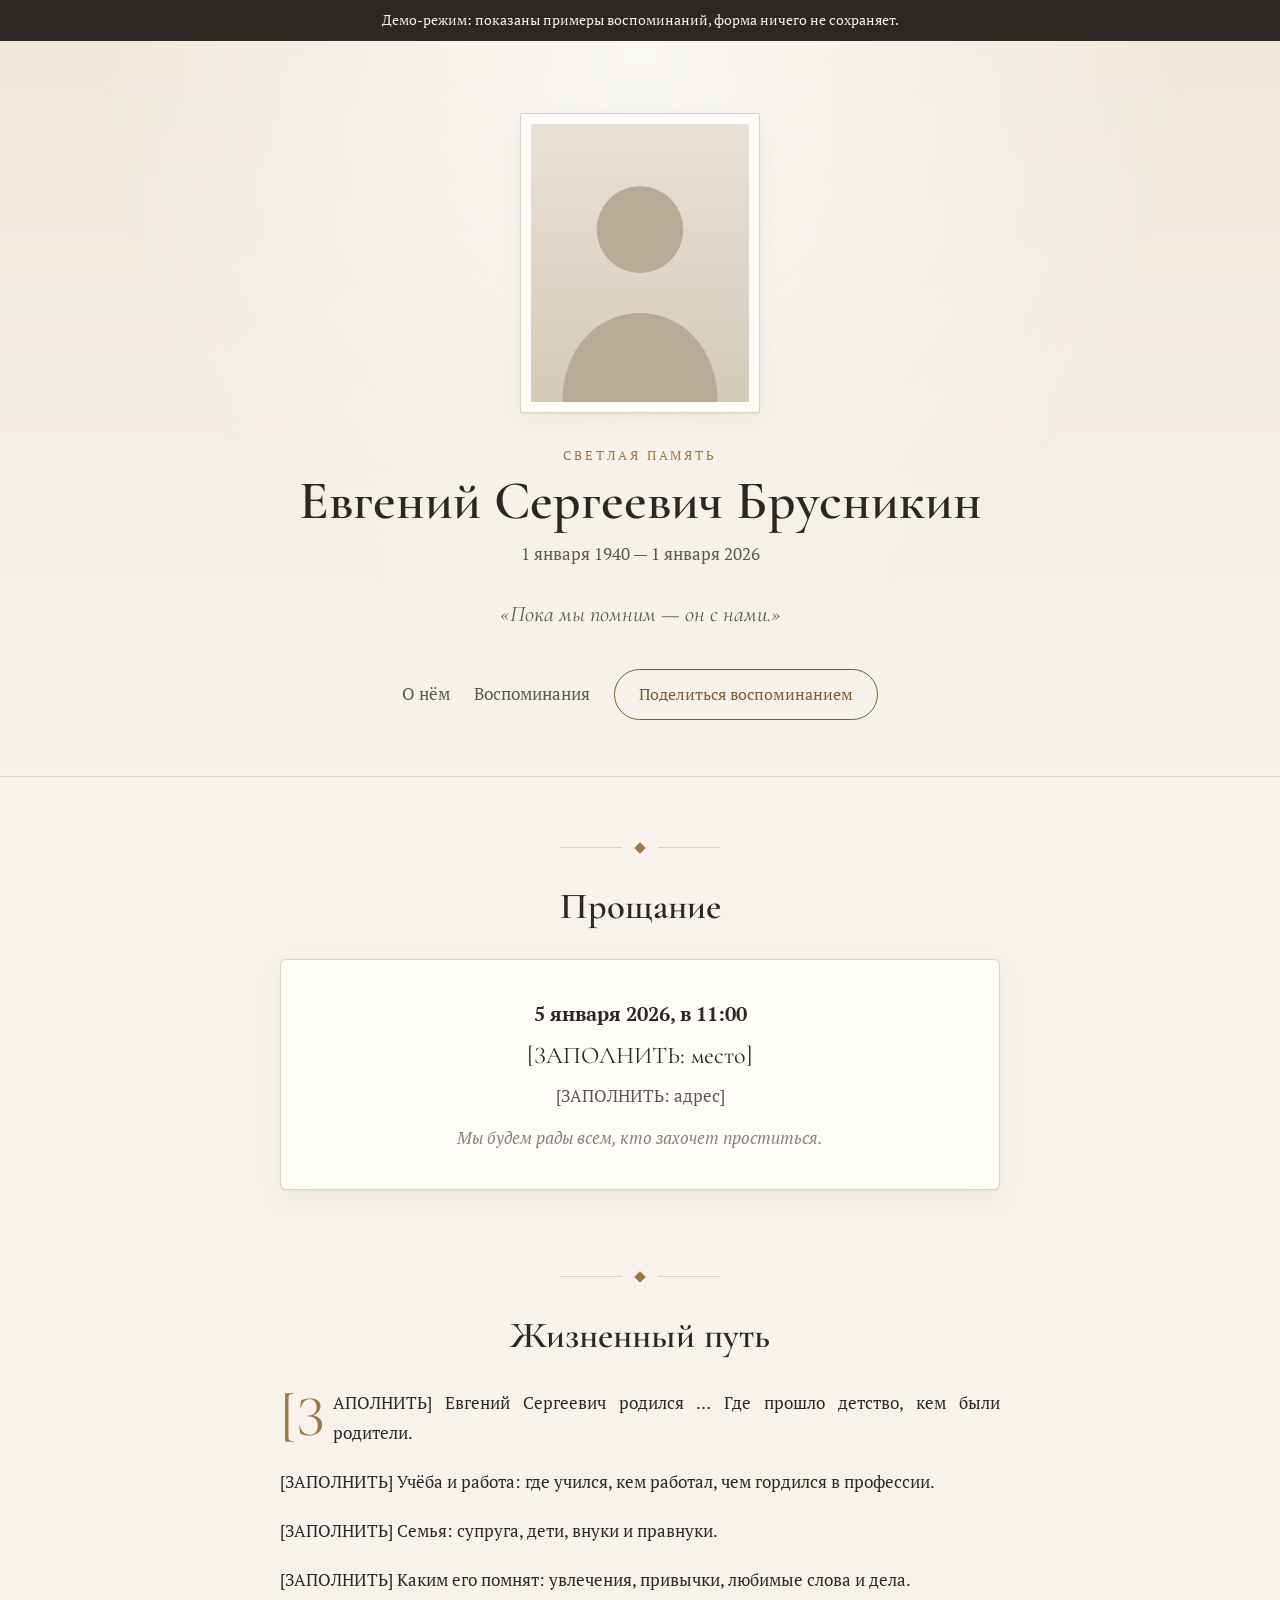
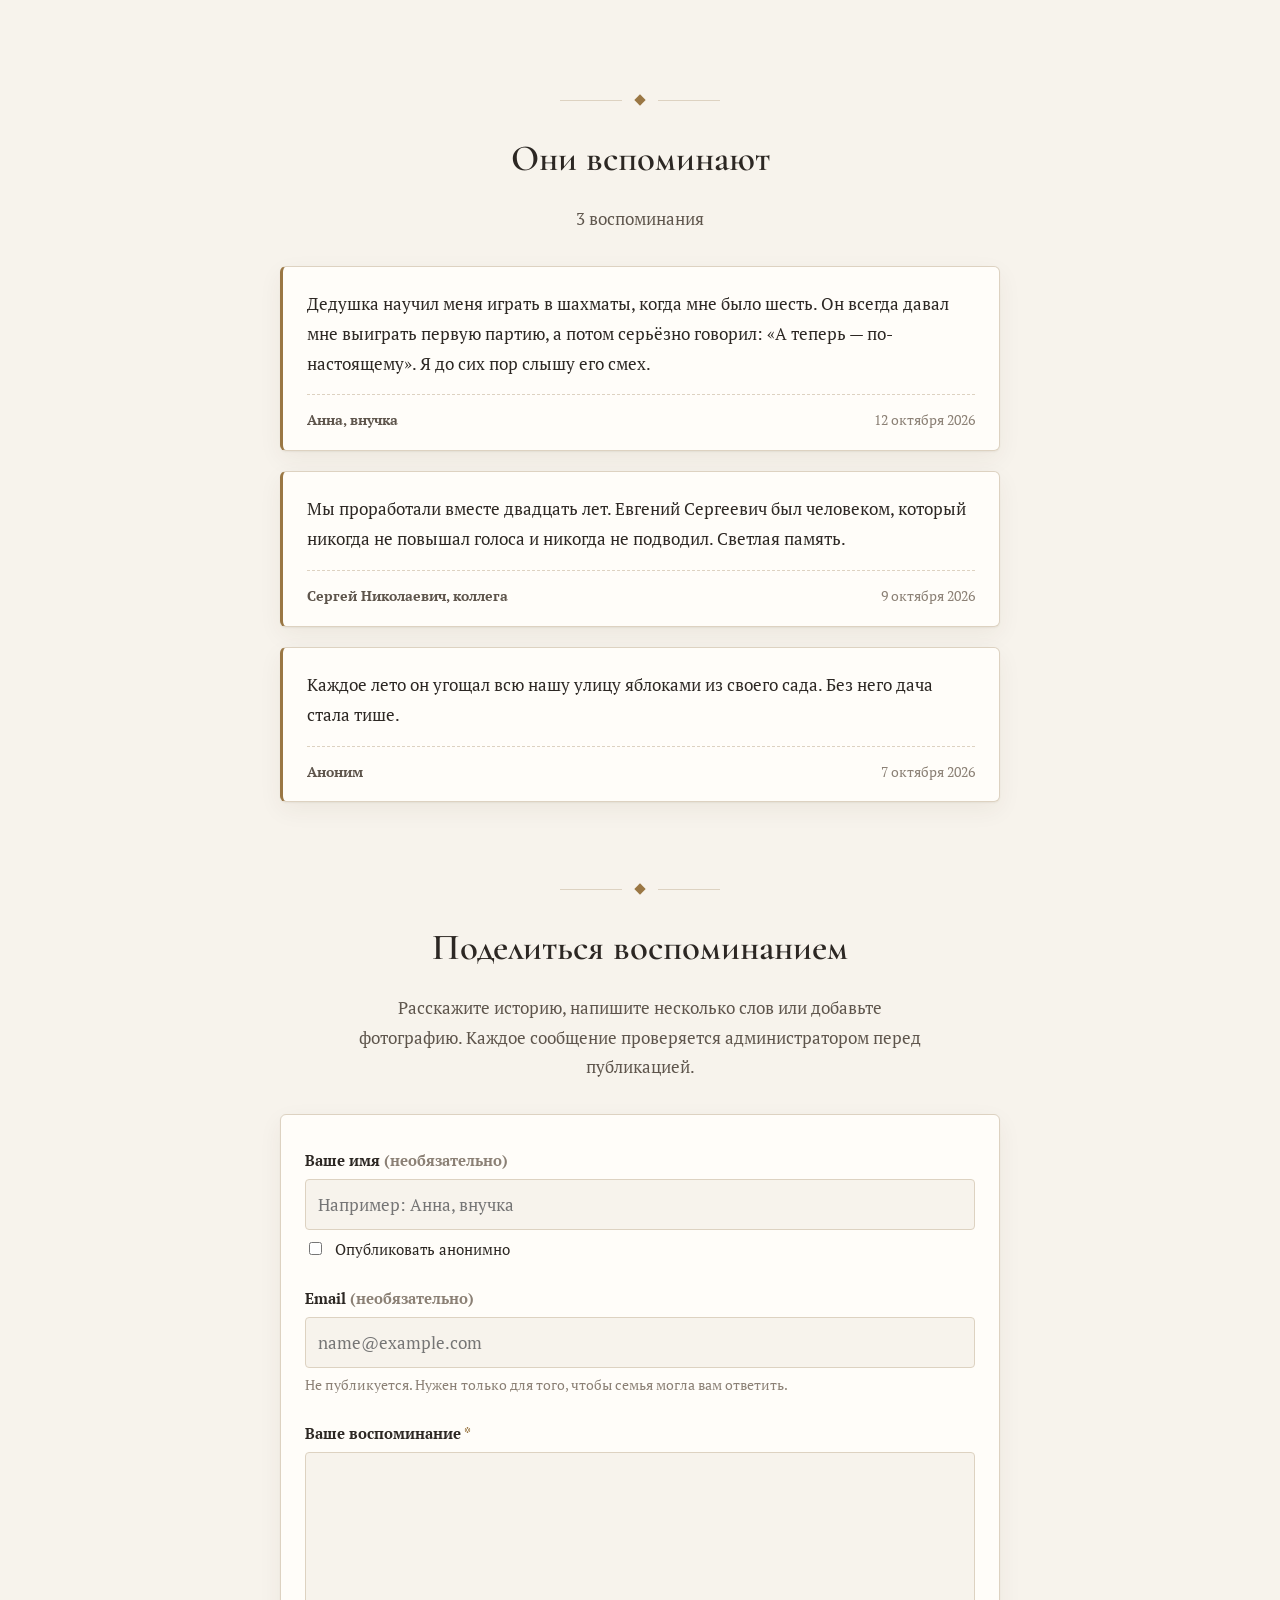
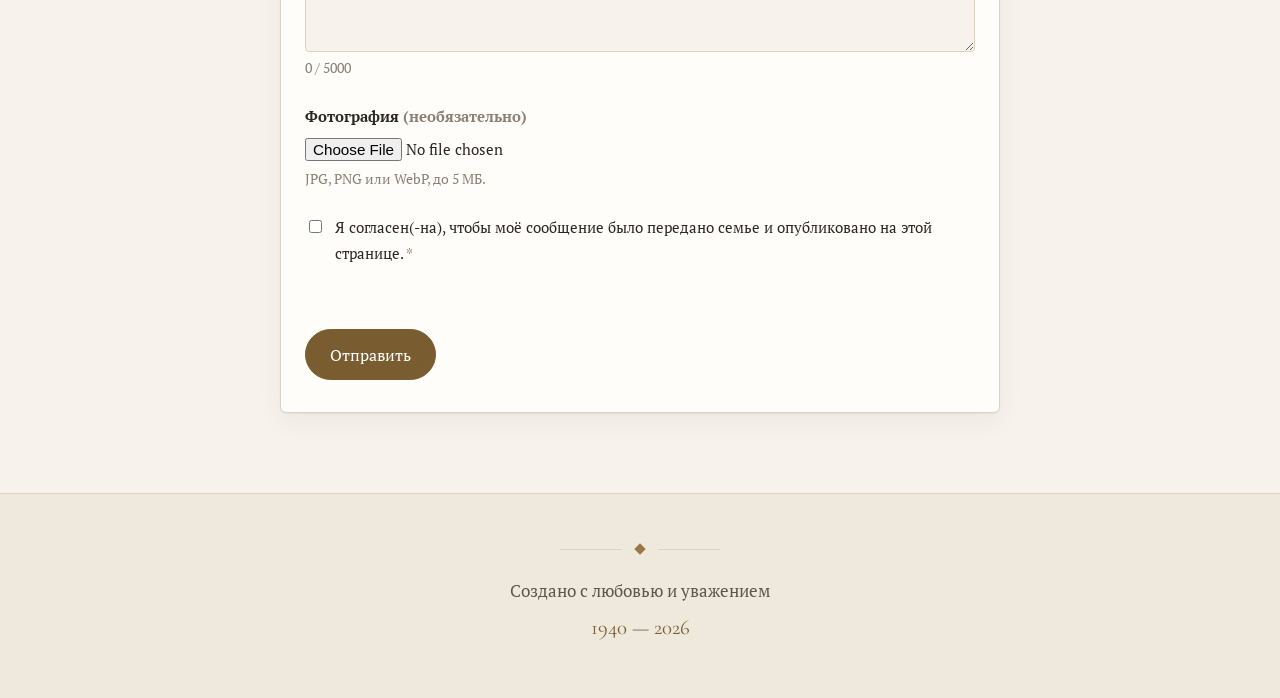
<file: index.html>
<!DOCTYPE html>
<html lang="ru">
<head>
  <meta charset="utf-8">
  <meta name="viewport" content="width=device-width, initial-scale=1">
  <title>Светлая память</title>
  <meta name="description" content="Страница памяти. Поделитесь своими воспоминаниями.">
  <meta name="robots" content="noindex">
  <link rel="icon" href="data:image/svg+xml,<svg xmlns='http://www.w3.org/2000/svg' viewBox='0 0 32 32'><path d='M16 3c3 5 5 8 5 12a5 5 0 0 1-10 0c0-4 2-7 5-12z' fill='%23b08a4e'/><rect x='13' y='20' width='6' height='10' rx='1' fill='%237a6a55'/></svg>">
  <link rel="preconnect" href="https://fonts.googleapis.com">
  <link rel="preconnect" href="https://fonts.gstatic.com" crossorigin>
  <link href="https://fonts.googleapis.com/css2?family=Cormorant+Garamond:ital,wght@0,500;0,600;1,500&family=PT+Serif:ital,wght@0,400;0,700;1,400&display=swap" rel="stylesheet">
  <link rel="stylesheet" href="css/style.css">
</head>
<body>
  <div class="demo-banner" id="demo-banner" hidden>
    Демо-режим: показаны примеры воспоминаний, форма ничего не сохраняет.
  </div>

  <header class="hero">
    <div class="hero__inner">
      <figure class="hero__portrait">
        <img id="portrait" src="" alt="">
      </figure>
      <p class="hero__kicker">Светлая память</p>
      <h1 class="hero__name" id="full-name"></h1>
      <p class="hero__dates" id="life-dates"></p>
      <p class="hero__epigraph" id="epigraph"></p>
      <nav class="hero__nav" aria-label="Разделы">
        <a href="#biography">О нём</a>
        <a href="#memories">Воспоминания</a>
        <a href="#share" class="btn btn--ghost">Поделиться воспоминанием</a>
      </nav>
    </div>
  </header>

  <main>
    <section class="section ceremony" id="ceremony" hidden>
      <div class="ornament" aria-hidden="true"></div>
      <h2 class="section__title" id="ceremony-title"></h2>
      <div class="ceremony__card">
        <p class="ceremony__when" id="ceremony-when"></p>
        <p class="ceremony__place" id="ceremony-place"></p>
        <p class="ceremony__address" id="ceremony-address"></p>
        <p class="ceremony__note" id="ceremony-note"></p>
        <a class="btn btn--ghost" id="ceremony-map" target="_blank" rel="noopener" hidden>Открыть на карте</a>
      </div>
    </section>

    <section class="section biography" id="biography">
      <div class="ornament" aria-hidden="true"></div>
      <h2 class="section__title">Жизненный путь</h2>
      <div class="biography__text" id="biography-text"></div>
    </section>

    <section class="section memories" id="memories">
      <div class="ornament" aria-hidden="true"></div>
      <h2 class="section__title">Они вспоминают</h2>
      <p class="section__lead" id="memories-count"></p>
      <div class="memories__list" id="memories-list" aria-live="polite">
        <p class="muted">Загрузка…</p>
      </div>
      <button class="btn btn--ghost memories__more" id="memories-more" type="button" hidden>Показать все воспоминания</button>
    </section>

    <section class="section share" id="share">
      <div class="ornament" aria-hidden="true"></div>
      <h2 class="section__title">Поделиться воспоминанием</h2>
      <p class="section__lead">Расскажите историю, напишите несколько слов или добавьте фотографию. Каждое сообщение проверяется администратором перед публикацией.</p>

      <form class="form" id="memory-form" novalidate>
        <div class="form__row">
          <label for="f-name">Ваше имя <span class="muted">(необязательно)</span></label>
          <input id="f-name" name="name" type="text" maxlength="100" autocomplete="name" placeholder="Например: Анна, внучка">
          <label class="check">
            <input id="f-anon" name="anonymous" type="checkbox">
            <span>Опубликовать анонимно</span>
          </label>
        </div>

        <div class="form__row">
          <label for="f-email">Email <span class="muted">(необязательно)</span></label>
          <input id="f-email" name="email" type="email" maxlength="200" autocomplete="email" placeholder="name@example.com">
          <small class="muted">Не публикуется. Нужен только для того, чтобы семья могла вам ответить.</small>
        </div>

        <div class="form__row">
          <label for="f-message">Ваше воспоминание <span class="req">*</span></label>
          <textarea id="f-message" name="message" rows="6" maxlength="5000" required></textarea>
          <small class="muted"><span id="f-count">0</span> / 5000</small>
        </div>

        <div class="form__row">
          <label for="f-photo">Фотография <span class="muted">(необязательно)</span></label>
          <input id="f-photo" name="photo" type="file" accept="image/jpeg,image/png,image/webp">
          <small class="muted">JPG, PNG или WebP, до 5 МБ.</small>
          <img class="form__preview" id="f-preview" alt="Предпросмотр фотографии" hidden>
        </div>

        <!-- Honeypot field for bots: real visitors never see or fill it. -->
        <div class="hp" aria-hidden="true">
          <label for="f-website">Website</label>
          <input id="f-website" name="website" type="text" tabindex="-1" autocomplete="off">
        </div>

        <label class="check form__row">
          <input id="f-consent" name="consent" type="checkbox" required>
          <span>Я согласен(-на), чтобы моё сообщение было передано семье и опубликовано на этой странице. <span class="req">*</span></span>
        </label>

        <p class="form__status" id="form-status" role="status"></p>
        <button class="btn" type="submit" id="f-submit">Отправить</button>
      </form>
    </section>
  </main>

  <footer class="footer">
    <div class="ornament" aria-hidden="true"></div>
    <p id="footer-text"></p>
    <p class="footer__years" id="footer-years"></p>
  </footer>

  <dialog class="lightbox" id="lightbox">
    <button class="lightbox__close" type="button" aria-label="Закрыть">×</button>
    <img id="lightbox-img" alt="">
  </dialog>

  <script type="module" src="js/app.js"></script>
</body>
</html>
</file>
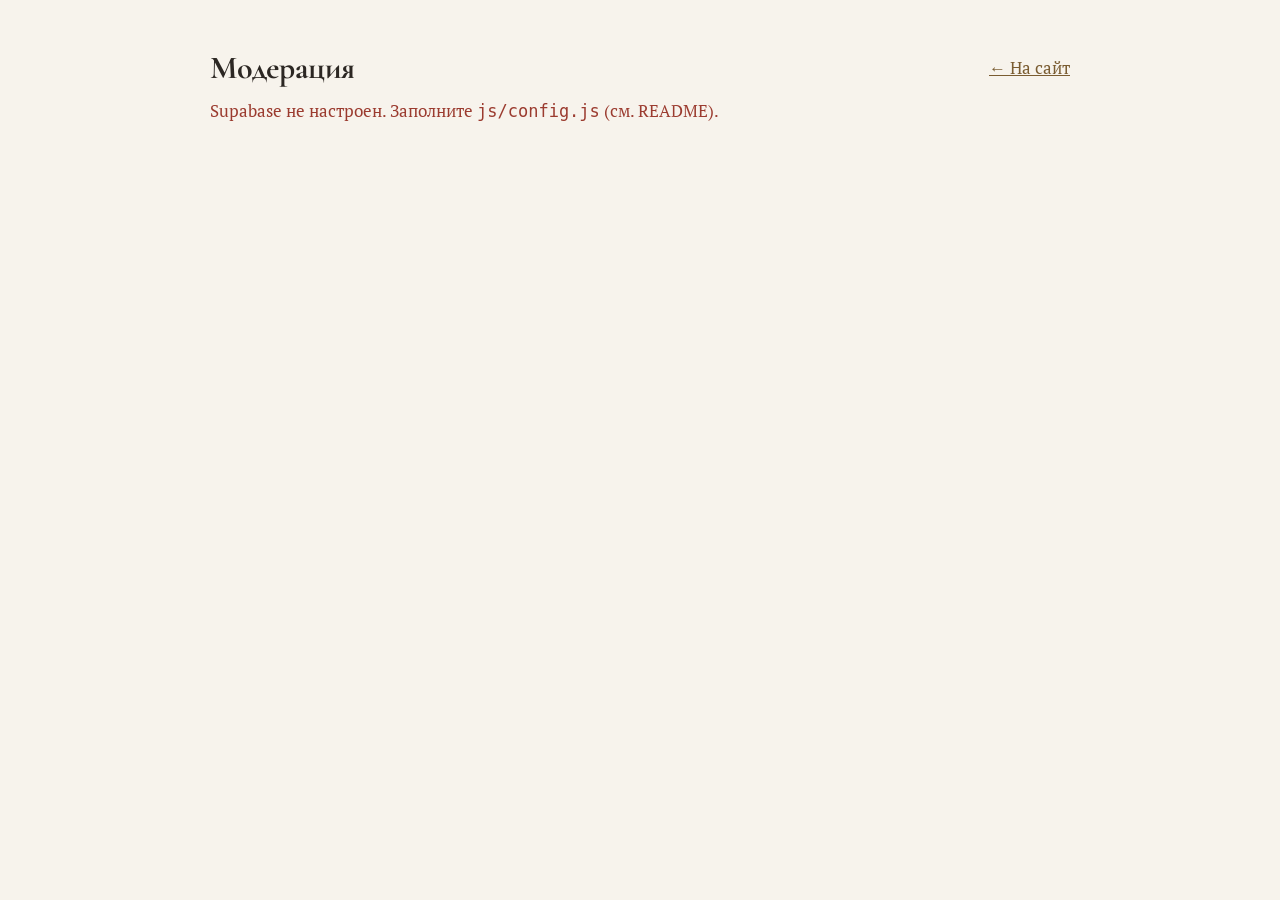
<file: admin.html>
<!DOCTYPE html>
<html lang="ru">
<head>
  <meta charset="utf-8">
  <meta name="viewport" content="width=device-width, initial-scale=1">
  <title>Модерация воспоминаний</title>
  <meta name="robots" content="noindex, nofollow">
  <link rel="preconnect" href="https://fonts.googleapis.com">
  <link rel="preconnect" href="https://fonts.gstatic.com" crossorigin>
  <link href="https://fonts.googleapis.com/css2?family=Cormorant+Garamond:wght@600&family=PT+Serif:wght@400;700&display=swap" rel="stylesheet">
  <link rel="stylesheet" href="css/style.css">
</head>
<body>
  <main class="admin">
    <div class="admin__head">
      <h1>Модерация</h1>
      <div>
        <a href="./">← На сайт</a>
        <button class="btn btn--ghost btn--small" id="logout" type="button" hidden>Выйти</button>
      </div>
    </div>

    <p class="form__status form__status--error" id="not-configured" hidden>
      Supabase не настроен. Заполните <code>js/config.js</code> (см. README).
    </p>

    <form class="form admin__login" id="login-form" hidden>
      <div class="form__row">
        <label for="l-email">Email</label>
        <input id="l-email" type="email" autocomplete="username" required>
      </div>
      <div class="form__row">
        <label for="l-password">Пароль</label>
        <input id="l-password" type="password" autocomplete="current-password" required>
      </div>
      <p class="form__status" id="login-status" role="status"></p>
      <button class="btn" type="submit">Войти</button>
    </form>

    <section id="panel" hidden>
      <div class="admin__tabs" role="group" aria-label="Фильтр">
        <button class="btn btn--ghost btn--small" data-status="pending" aria-pressed="true">На проверке</button>
        <button class="btn btn--ghost btn--small" data-status="approved" aria-pressed="false">Опубликованные</button>
        <button class="btn btn--ghost btn--small" data-status="rejected" aria-pressed="false">Отклонённые</button>
      </div>
      <p class="form__status" id="panel-status" role="status"></p>
      <div class="memories__list" id="admin-list"></div>
    </section>
  </main>

  <script type="module" src="js/admin.js"></script>
</body>
</html>
</file>
<file: css/style.css>
/* ===== Design tokens ===== */
:root {
  --paper: #f7f3ec;
  --paper-2: #efe8dc;
  --card: #fffdf9;
  --ink: #2c2723;
  --ink-soft: #5e554c;
  --muted: #8b8075;
  --accent: #9a7744;
  --accent-dark: #7a5c31;
  --line: #ddd2c1;
  --ok: #4f6b45;
  --error: #9b3b2f;

  --serif-display: 'Cormorant Garamond', 'Times New Roman', serif;
  --serif-text: 'PT Serif', Georgia, serif;

  --radius: 6px;
  --shadow: 0 1px 2px rgb(60 45 25 / 6%), 0 8px 24px rgb(60 45 25 / 6%);
  --max: 760px;
}

*, *::before, *::after { box-sizing: border-box; }

/* Make the `hidden` attribute win over component display rules */
[hidden] { display: none !important; }

html { scroll-behavior: smooth; }

body {
  margin: 0;
  background: var(--paper);
  color: var(--ink);
  font-family: var(--serif-text);
  font-size: 1.0625rem;
  line-height: 1.75;
  -webkit-font-smoothing: antialiased;
}

img { max-width: 100%; display: block; }
a { color: var(--accent-dark); }
.muted { color: var(--muted); }
.req { color: var(--accent); }

/* ===== Demo banner ===== */
.demo-banner {
  background: var(--ink);
  color: var(--paper);
  text-align: center;
  font-size: 0.875rem;
  padding: 0.5rem 1rem;
}

/* ===== Hero ===== */
.hero {
  background:
    radial-gradient(ellipse at top, rgb(255 255 255 / 70%), transparent 60%),
    linear-gradient(var(--paper-2), var(--paper));
  border-bottom: 1px solid var(--line);
  padding: 4.5rem 1.25rem 3.5rem;
  text-align: center;
}
.hero__inner { max-width: var(--max); margin: 0 auto; }

.hero__portrait {
  margin: 0 auto 2rem;
  width: min(240px, 60vw);
  aspect-ratio: 4 / 5;
  padding: 10px;
  background: var(--card);
  border: 1px solid var(--line);
  box-shadow: var(--shadow);
  border-radius: 2px;
}
.hero__portrait img {
  width: 100%;
  height: 100%;
  object-fit: cover;
  filter: saturate(0.85);
}

.hero__kicker {
  margin: 0;
  font-size: 0.8rem;
  letter-spacing: 0.22em;
  text-transform: uppercase;
  color: var(--accent);
}
.hero__name {
  margin: 0.35rem 0 0.5rem;
  font-family: var(--serif-display);
  font-weight: 600;
  font-size: clamp(2.2rem, 6vw, 3.4rem);
  line-height: 1.1;
}
.hero__dates {
  margin: 0;
  color: var(--ink-soft);
  font-size: 1.05rem;
}
.hero__epigraph {
  margin: 1.5rem auto 0;
  max-width: 34rem;
  font-family: var(--serif-display);
  font-style: italic;
  font-size: 1.4rem;
  color: var(--ink-soft);
}
.hero__nav {
  margin-top: 2.25rem;
  display: flex;
  flex-wrap: wrap;
  gap: 0.75rem 1.5rem;
  justify-content: center;
  align-items: center;
}
.hero__nav a:not(.btn) {
  color: var(--ink-soft);
  text-decoration: none;
  border-bottom: 1px solid transparent;
}
.hero__nav a:not(.btn):hover { border-bottom-color: var(--accent); }

/* ===== Sections ===== */
.section {
  max-width: var(--max);
  margin: 0 auto;
  padding: 4rem 1.25rem 1rem;
}
.section__title {
  margin: 0 0 1.25rem;
  text-align: center;
  font-family: var(--serif-display);
  font-weight: 600;
  font-size: clamp(1.8rem, 4vw, 2.3rem);
}
.section__lead {
  text-align: center;
  color: var(--ink-soft);
  margin: -0.5rem auto 2rem;
  max-width: 36rem;
}

/* Thin rule with a small diamond in the middle */
.ornament {
  height: 14px;
  margin: 0 auto 1.25rem;
  width: 160px;
  background:
    linear-gradient(var(--line), var(--line)) left center / 62px 1px no-repeat,
    linear-gradient(var(--line), var(--line)) right center / 62px 1px no-repeat;
  position: relative;
}
.ornament::after {
  content: '';
  position: absolute;
  inset: 0;
  margin: auto;
  width: 8px;
  height: 8px;
  background: var(--accent);
  transform: rotate(45deg);
}

/* ===== Ceremony ===== */
.ceremony__card {
  text-align: center;
  background: var(--card);
  border: 1px solid var(--line);
  border-radius: var(--radius);
  padding: 2rem 1.5rem;
  box-shadow: var(--shadow);
}
.ceremony__card p { margin: 0.25rem 0; }
.ceremony__when { font-size: 1.25rem; font-weight: 700; }
.ceremony__place { font-family: var(--serif-display); font-size: 1.5rem; }
.ceremony__address { color: var(--ink-soft); }
.ceremony__note { color: var(--muted); font-style: italic; margin-top: 0.75rem !important; }
.ceremony__card .btn { margin-top: 1.25rem; }

/* ===== Biography ===== */
.biography__text p { margin: 0 0 1.2rem; text-align: justify; hyphens: auto; }
.biography__text p:first-child::first-letter {
  float: left;
  font-family: var(--serif-display);
  font-size: 3.6rem;
  line-height: 0.85;
  padding: 0.3rem 0.5rem 0 0;
  color: var(--accent);
}

/* ===== Memories ===== */
.memories__list { display: grid; gap: 1.25rem; }
.memory {
  background: var(--card);
  border: 1px solid var(--line);
  border-left: 3px solid var(--accent);
  border-radius: var(--radius);
  padding: 1.4rem 1.5rem 1.1rem;
  box-shadow: var(--shadow);
}
.memory__text { margin: 0 0 1rem; white-space: normal; overflow-wrap: anywhere; }
.memory__photo {
  display: block;
  padding: 0;
  margin: 0 0 1rem;
  border: 0;
  background: none;
  cursor: zoom-in;
}
.memory__photo img {
  max-height: 260px;
  width: auto;
  border-radius: 3px;
  border: 1px solid var(--line);
}
.memory__meta {
  display: flex;
  flex-wrap: wrap;
  justify-content: space-between;
  gap: 0.5rem;
  font-size: 0.9rem;
  color: var(--muted);
  border-top: 1px dashed var(--line);
  padding-top: 0.75rem;
}
.memory__author { font-weight: 700; color: var(--ink-soft); }
.memories__more { display: block; margin: 1.75rem auto 0; }

/* ===== Buttons ===== */
.btn {
  display: inline-block;
  font: inherit;
  font-size: 1rem;
  padding: 0.65rem 1.5rem;
  border-radius: 999px;
  border: 1px solid var(--accent-dark);
  background: var(--accent-dark);
  color: #fff;
  cursor: pointer;
  text-decoration: none;
  transition: background 0.15s, color 0.15s;
}
.btn:hover { background: var(--ink); border-color: var(--ink); }
.btn:disabled { opacity: 0.6; cursor: wait; }
.btn--ghost { background: transparent; color: var(--accent-dark); }
.btn--ghost:hover { background: var(--accent-dark); color: #fff; border-color: var(--accent-dark); }
.btn--small { padding: 0.35rem 0.9rem; font-size: 0.875rem; }
.btn--danger { background: transparent; color: var(--error); border-color: var(--error); }
.btn--danger:hover { background: var(--error); color: #fff; border-color: var(--error); }

/* ===== Form ===== */
.form {
  background: var(--card);
  border: 1px solid var(--line);
  border-radius: var(--radius);
  padding: 2rem 1.5rem;
  box-shadow: var(--shadow);
}
.form__row { display: grid; gap: 0.35rem; margin-bottom: 1.4rem; }
.form label { font-weight: 700; font-size: 0.95rem; }
.form small { font-size: 0.85rem; }

input[type='text'], input[type='email'], input[type='password'], textarea {
  width: 100%;
  font: inherit;
  color: var(--ink);
  background: var(--paper);
  border: 1px solid var(--line);
  border-radius: 4px;
  padding: 0.6rem 0.75rem;
}
input:focus, textarea:focus, .btn:focus-visible, a:focus-visible {
  outline: 2px solid var(--accent);
  outline-offset: 2px;
}
input:disabled { opacity: 0.5; }
textarea { resize: vertical; min-height: 8rem; }
input[type='file'] { font: inherit; font-size: 0.95rem; }

.form .check, .check {
  display: flex;
  gap: 0.6rem;
  align-items: flex-start;
  font-weight: 400;
  font-size: 0.95rem;
}
.check input { margin-top: 0.4rem; accent-color: var(--accent-dark); }

.form__preview {
  max-height: 180px;
  width: auto;
  margin-top: 0.5rem;
  border-radius: 3px;
  border: 1px solid var(--line);
}
.form__status { min-height: 1.5rem; margin: 0 0 1rem; }
.form__status--ok { color: var(--ok); }
.form__status--error { color: var(--error); }

/* Honeypot: off-screen, not display:none (some bots skip hidden fields) */
.hp { position: absolute; left: -9999px; width: 1px; height: 1px; overflow: hidden; }

/* ===== Footer ===== */
.footer {
  margin-top: 4rem;
  padding: 3rem 1.25rem;
  text-align: center;
  border-top: 1px solid var(--line);
  background: var(--paper-2);
  color: var(--ink-soft);
}
.footer p { margin: 0.25rem 0; }
.footer__years { font-family: var(--serif-display); font-size: 1.3rem; color: var(--accent-dark); }

/* ===== Lightbox ===== */
.lightbox {
  border: 0;
  padding: 0;
  background: transparent;
  max-width: 92vw;
  max-height: 92vh;
}
.lightbox::backdrop { background: rgb(20 16 12 / 85%); }
.lightbox img { max-width: 92vw; max-height: 88vh; border-radius: 3px; }
.lightbox__close {
  position: fixed;
  top: 1rem;
  right: 1.25rem;
  font-size: 2.2rem;
  line-height: 1;
  color: #fff;
  background: none;
  border: 0;
  cursor: pointer;
}

/* ===== Admin page ===== */
.admin { max-width: 900px; margin: 0 auto; padding: 2.5rem 1.25rem 4rem; }
.admin__head { display: flex; justify-content: space-between; align-items: center; gap: 1rem; flex-wrap: wrap; }
.admin__head h1 { font-family: var(--serif-display); margin: 0; font-size: 2rem; }
.admin__tabs { display: flex; gap: 0.5rem; margin: 1.5rem 0; flex-wrap: wrap; }
.admin__tabs .btn[aria-pressed='true'] { background: var(--accent-dark); color: #fff; }
.admin__login { max-width: 420px; margin: 3rem auto; }
.admin__email { font-size: 0.875rem; color: var(--muted); }
.admin__actions { display: flex; gap: 0.5rem; flex-wrap: wrap; margin-top: 1rem; }
.badge {
  font-size: 0.75rem;
  text-transform: uppercase;
  letter-spacing: 0.08em;
  padding: 0.1rem 0.5rem;
  border-radius: 999px;
  border: 1px solid var(--line);
}

@media (max-width: 560px) {
  body { font-size: 1rem; }
  .hero { padding-top: 3rem; }
  .biography__text p { text-align: left; }
  .form, .ceremony__card { padding: 1.5rem 1.1rem; }
}

@media (prefers-reduced-motion: reduce) {
  html { scroll-behavior: auto; }
}
</file>
